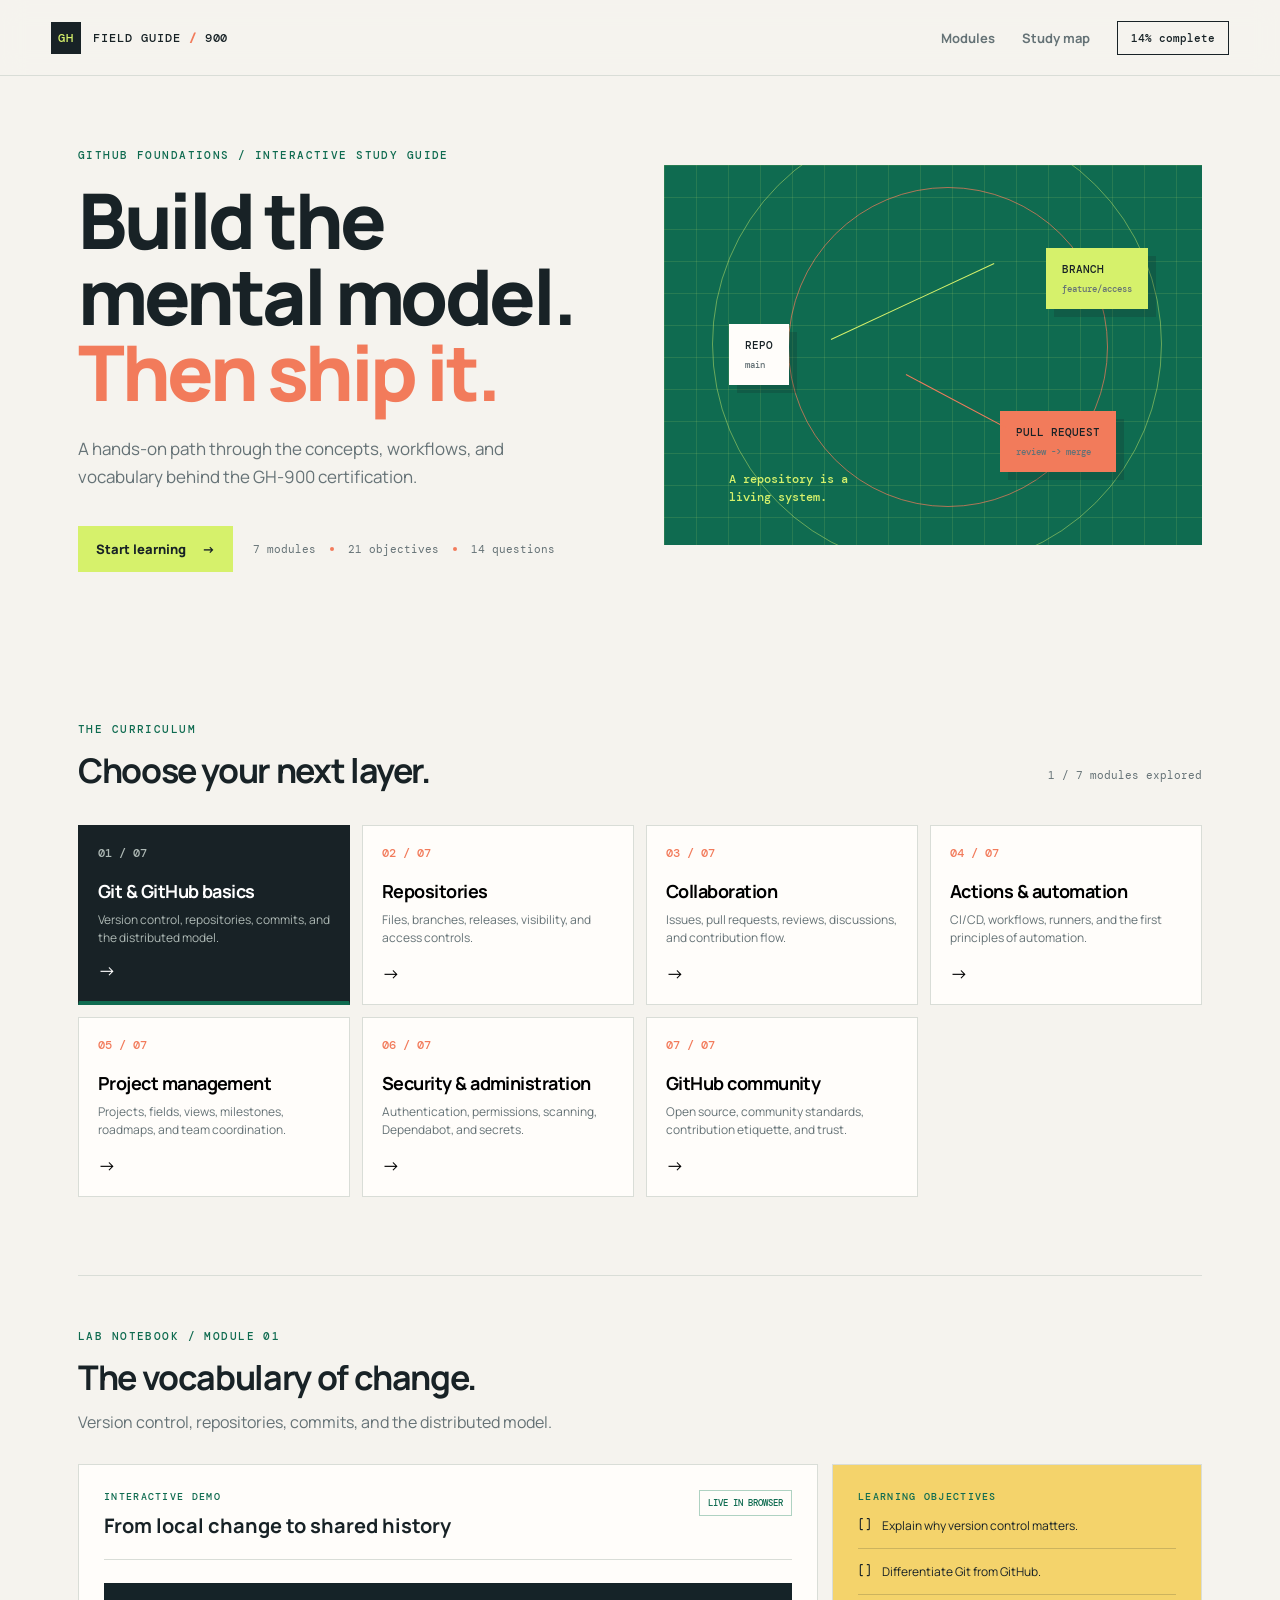
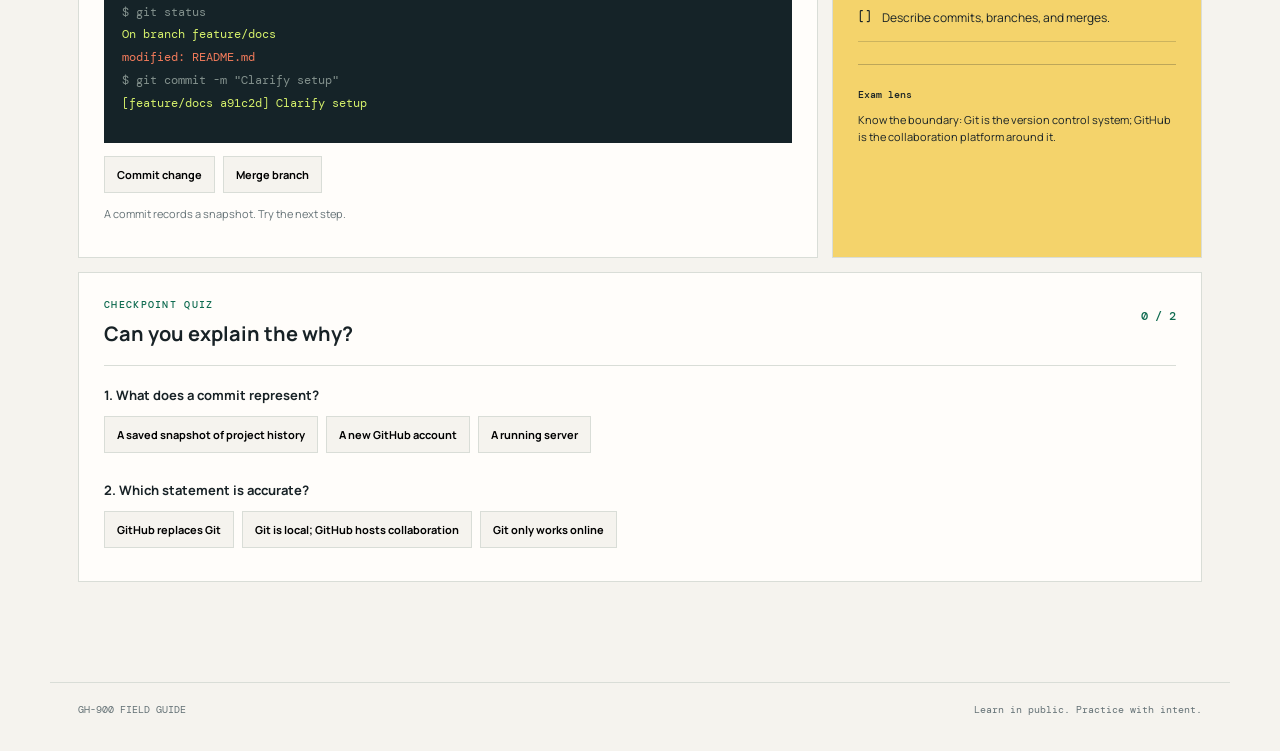
<file: index.html>
<!doctype html>
<html lang="en">
<head>
  <meta charset="utf-8">
  <meta name="viewport" content="width=device-width, initial-scale=1">
  <meta name="description" content="An interactive study guide for the GitHub Foundations GH-900 certification.">
  <title>GH-900 Field Guide | GitHub Foundations</title>
  <link rel="stylesheet" href="styles.css">
</head>
<body>
  <header class="topbar">
    <a class="brand" href="#top" aria-label="GH-900 Field Guide home"><span class="brand-mark">GH</span><span>FIELD GUIDE <b>/</b> 900</span></a>
    <nav class="top-nav" aria-label="Primary navigation"><a href="#modules">Modules</a><a href="#study">Study map</a><button class="progress-button" id="progressButton" type="button">0% complete</button></nav>
  </header>
  <main id="top">
    <section class="hero wrap"><div class="hero-copy reveal"><p class="eyebrow">GITHUB FOUNDATIONS / INTERACTIVE STUDY GUIDE</p><h1>Build the mental model.<br><em>Then ship it.</em></h1><p class="hero-intro">A hands-on path through the concepts, workflows, and vocabulary behind the GH-900 certification.</p><div class="hero-actions"><a class="button primary" href="#modules">Start learning <span>-></span></a><span class="hero-note">7 modules <span class="dot"></span> 21 objectives <span class="dot"></span> 14 questions</span></div></div><div class="hero-art reveal" aria-label="Illustration of a GitHub workflow map" role="img"><div class="orbit orbit-one"></div><div class="orbit orbit-two"></div><div class="node node-main">REPO<span>main</span></div><div class="node node-branch">BRANCH<span>feature/access</span></div><div class="node node-pr">PULL REQUEST<span>review -> merge</span></div><div class="path path-a"></div><div class="path path-b"></div><p class="art-caption">A repository is a<br>living system.</p></div></section>
    <section class="module-index wrap" id="modules"><div class="section-heading"><div><p class="eyebrow">THE CURRICULUM</p><h2>Choose your next layer.</h2></div><p class="section-meta"><span id="completedCount">0</span> / 7 modules explored</p></div><div class="module-grid" id="moduleGrid"></div></section>
    <section class="workspace wrap" id="study"><div class="workspace-heading"><p class="eyebrow">LAB NOTEBOOK <span class="slash">/</span> <span id="activeLabel">MODULE 01</span></p><h2 id="moduleTitle">The vocabulary of change.</h2><p id="moduleSummary"></p></div><div class="workspace-grid"><article class="lab-panel demo-panel"><div class="panel-top"><div><p class="panel-kicker">INTERACTIVE DEMO</p><h3 id="demoTitle">From local change to shared history</h3></div><span class="status-chip">LIVE IN BROWSER</span></div><div id="demoContent"></div></article><aside class="objectives-panel"><p class="panel-kicker">LEARNING OBJECTIVES</p><div id="objectives"></div><div class="tip"><strong>Exam lens</strong><p id="examLens"></p></div></aside></div><article class="quiz-panel"><div class="quiz-heading"><div><p class="panel-kicker">CHECKPOINT QUIZ</p><h3>Can you explain the why?</h3></div><div class="score" id="score">0 / 2</div></div><div id="quizContent"></div></article></section>
  </main>
  <footer class="footer wrap"><span>GH-900 FIELD GUIDE</span><span>Learn in public. Practice with intent.</span></footer>
  <script src="app.js"></script>
</body>
</html>
</file>
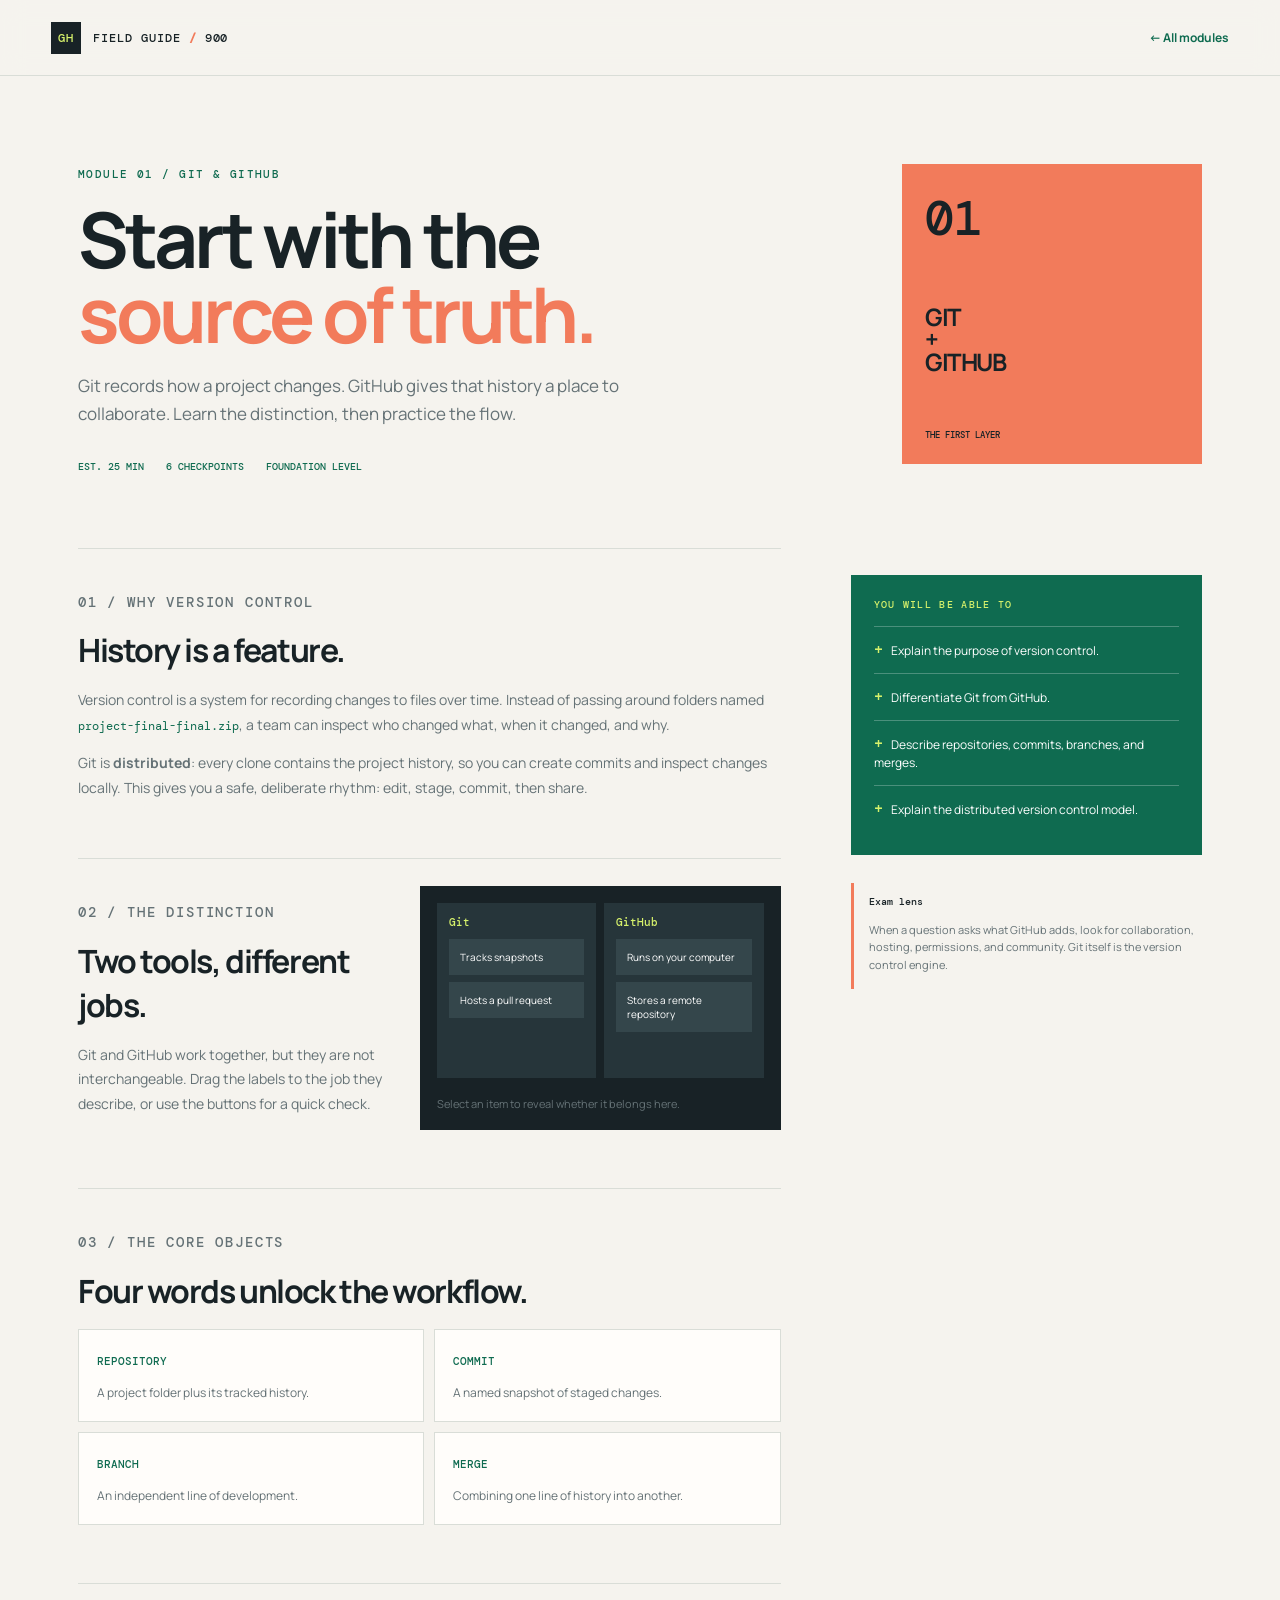
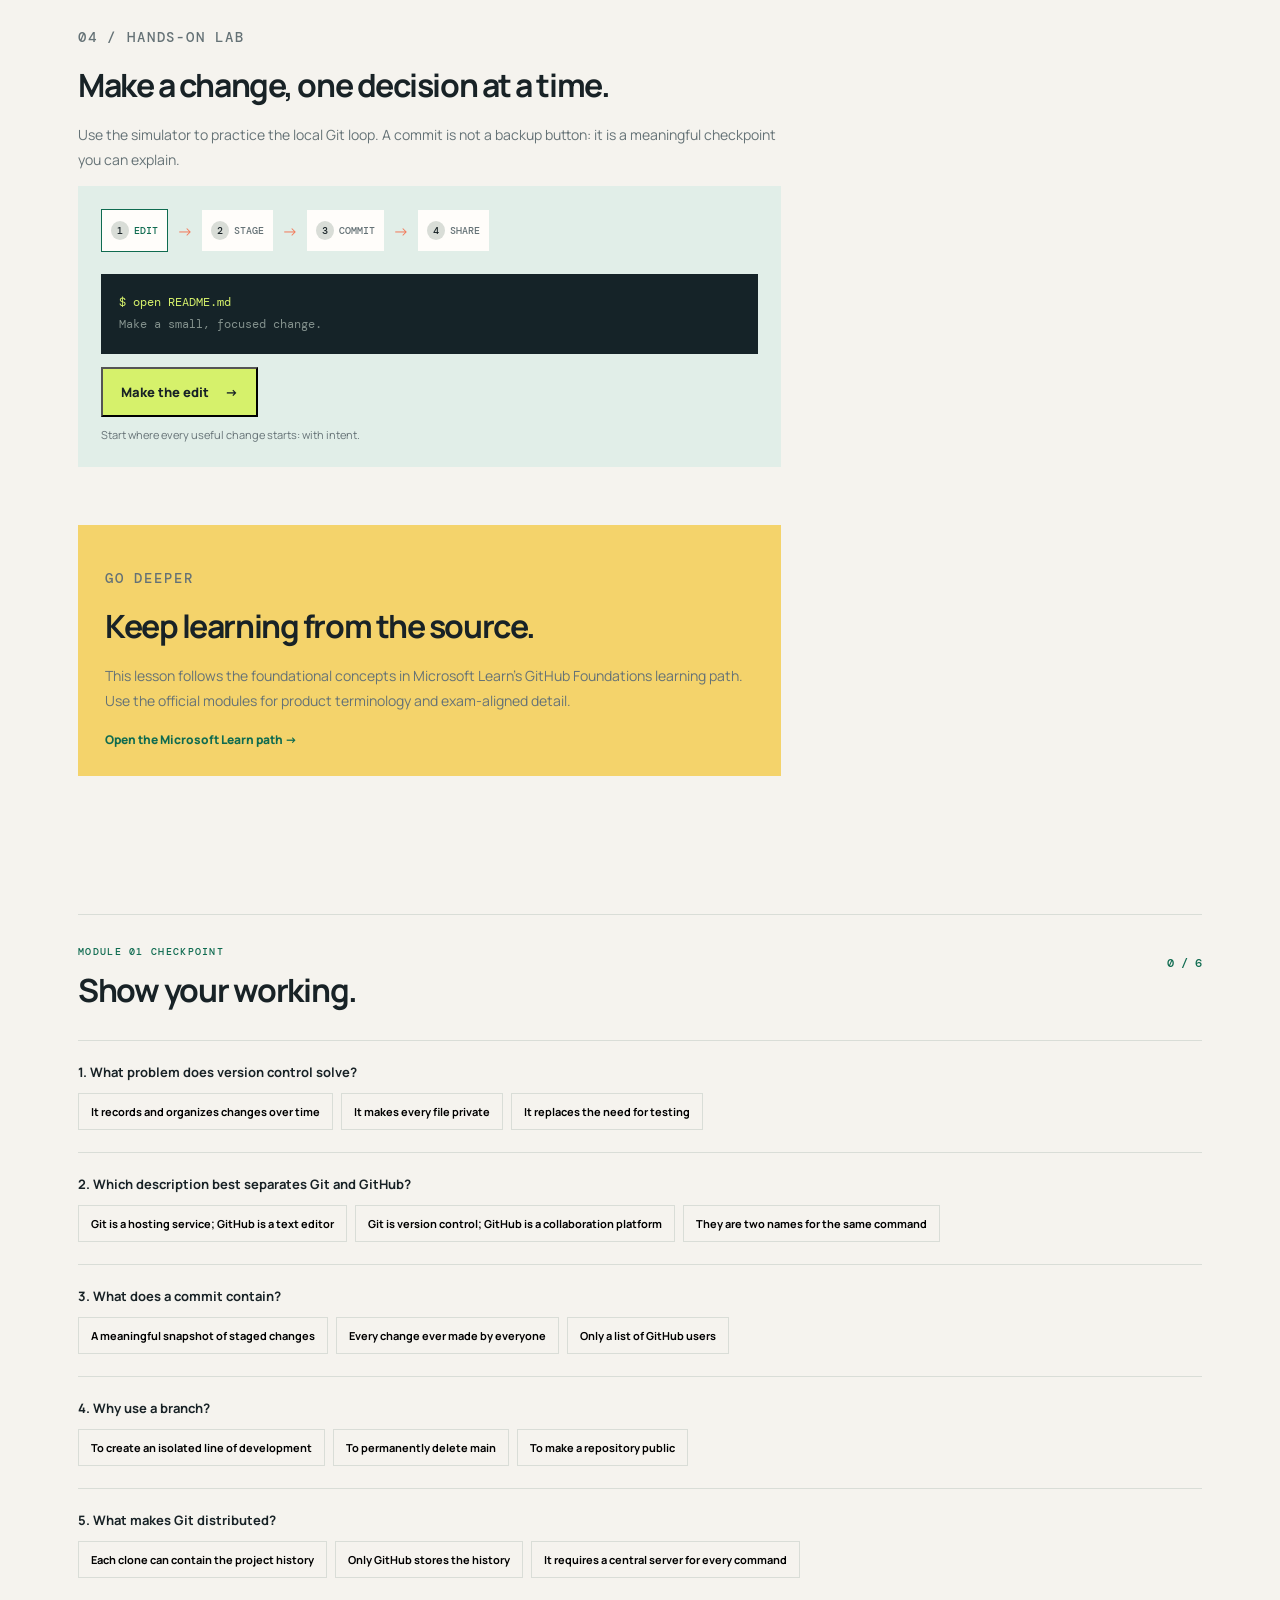
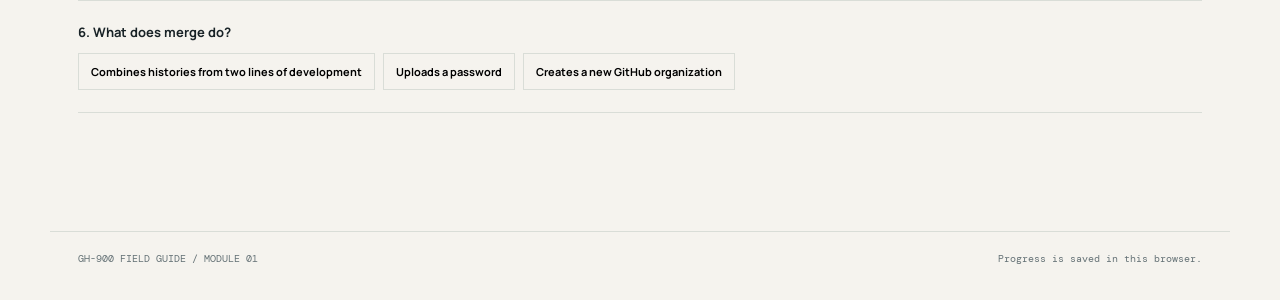
<file: module-1.html>
<!doctype html>
<html lang="en">
<head>
  <meta charset="utf-8">
  <meta name="viewport" content="width=device-width, initial-scale=1">
  <meta name="description" content="Module 1 of the GH-900 Field Guide: Git and GitHub fundamentals.">
  <title>Module 1 | Git &amp; GitHub Fundamentals</title>
  <link rel="stylesheet" href="styles.css">
  <link rel="stylesheet" href="module-1.css">
</head>
<body class="lesson-body">
  <header class="topbar"><a class="brand" href="index.html" aria-label="Back to GH-900 Field Guide"><span class="brand-mark">GH</span><span>FIELD GUIDE <b>/</b> 900</span></a><a class="back-link" href="index.html#modules">&lt;- All modules</a></header>
  <main>
    <section class="lesson-hero wrap"><div><p class="eyebrow">MODULE 01 / GIT &amp; GITHUB</p><h1>Start with the<br><em>source of truth.</em></h1><p class="lesson-lede">Git records how a project changes. GitHub gives that history a place to collaborate. Learn the distinction, then practice the flow.</p><div class="lesson-meta"><span>EST. 25 MIN</span><span>6 CHECKPOINTS</span><span>FOUNDATION LEVEL</span></div></div><div class="lesson-marker"><span>01</span><strong>GIT<br>+<br>GITHUB</strong><small>THE FIRST LAYER</small></div></section>
    <section class="lesson-content wrap"><div class="lesson-main">
      <div class="lesson-section"><p class="eyebrow">01 / WHY VERSION CONTROL</p><h2>History is a feature.</h2><p>Version control is a system for recording changes to files over time. Instead of passing around folders named <code>project-final-final.zip</code>, a team can inspect who changed what, when it changed, and why.</p><p>Git is <strong>distributed</strong>: every clone contains the project history, so you can create commits and inspect changes locally. This gives you a safe, deliberate rhythm: edit, stage, commit, then share.</p></div>
      <div class="lesson-section split-section"><div><p class="eyebrow">02 / THE DISTINCTION</p><h2>Two tools, different jobs.</h2><p>Git and GitHub work together, but they are not interchangeable. Drag the labels to the job they describe, or use the buttons for a quick check.</p></div><div class="sort-demo" id="sortDemo"><div class="sort-column"><h3>Git</h3><button class="sort-item" data-answer="git">Tracks snapshots</button><button class="sort-item" data-answer="github">Hosts a pull request</button></div><div class="sort-column"><h3>GitHub</h3><button class="sort-item" data-answer="git">Runs on your computer</button><button class="sort-item" data-answer="github">Stores a remote repository</button></div><p class="demo-feedback" id="sortFeedback">Select an item to reveal whether it belongs here.</p></div></div>
      <div class="lesson-section"><p class="eyebrow">03 / THE CORE OBJECTS</p><h2>Four words unlock the workflow.</h2><div class="concept-grid"><article><b>REPOSITORY</b><p>A project folder plus its tracked history.</p></article><article><b>COMMIT</b><p>A named snapshot of staged changes.</p></article><article><b>BRANCH</b><p>An independent line of development.</p></article><article><b>MERGE</b><p>Combining one line of history into another.</p></article></div></div>
      <div class="lesson-section"><p class="eyebrow">04 / HANDS-ON LAB</p><h2>Make a change, one decision at a time.</h2><p>Use the simulator to practice the local Git loop. A commit is not a backup button: it is a meaningful checkpoint you can explain.</p><div class="git-lab"><div class="lab-track"><div class="lab-step active" data-step="1"><span>1</span>EDIT</div><div class="lab-arrow">-></div><div class="lab-step" data-step="2"><span>2</span>STAGE</div><div class="lab-arrow">-></div><div class="lab-step" data-step="3"><span>3</span>COMMIT</div><div class="lab-arrow">-></div><div class="lab-step" data-step="4"><span>4</span>SHARE</div></div><div class="lab-console" id="labConsole">$ open README.md<br><span class="console-dim">Make a small, focused change.</span></div><button class="button primary" id="nextLabStep" type="button">Make the edit <span>-></span></button><p class="demo-feedback" id="labFeedback">Start where every useful change starts: with intent.</p></div></div>
      <div class="lesson-section sources"><p class="eyebrow">GO DEEPER</p><h2>Keep learning from the source.</h2><p>This lesson follows the foundational concepts in Microsoft Learn's GitHub Foundations learning path. Use the official modules for product terminology and exam-aligned detail.</p><a href="https://learn.microsoft.com/en-us/training/paths/github-foundations/" target="_blank" rel="noreferrer">Open the Microsoft Learn path -&gt;</a></div>
    </div><aside class="lesson-aside"><div class="objective-box"><p class="panel-kicker">YOU WILL BE ABLE TO</p><ul><li>Explain the purpose of version control.</li><li>Differentiate Git from GitHub.</li><li>Describe repositories, commits, branches, and merges.</li><li>Explain the distributed version control model.</li></ul></div><div class="aside-note"><strong>Exam lens</strong><p>When a question asks what GitHub adds, look for collaboration, hosting, permissions, and community. Git itself is the version control engine.</p></div></aside></section>
    <section class="lesson-quiz wrap"><div class="quiz-heading"><div><p class="panel-kicker">MODULE 01 CHECKPOINT</p><h2>Show your working.</h2></div><div class="score" id="lessonScore">0 / 6</div></div><div id="lessonQuiz"></div><p class="quiz-result" id="quizResult"></p></section>
  </main><footer class="footer wrap"><span>GH-900 FIELD GUIDE / MODULE 01</span><span>Progress is saved in this browser.</span></footer>
  <script src="module-1.js"></script>
</body>
</html>
</file>
<file: styles.css>
@import url('https://fonts.googleapis.com/css2?family=DM+Mono:wght@400;500&family=Manrope:wght@400;600;700;800&display=swap');
:root{--ink:#182226;--muted:#657276;--paper:#f5f3ee;--card:#fffdfa;--line:#d9ddd7;--green:#0f6b50;--lime:#d6f16b;--coral:#f27b5b;--yellow:#f4d36b}*{box-sizing:border-box}html{scroll-behavior:smooth}body{margin:0;color:var(--ink);background:var(--paper);font-family:Manrope,sans-serif}a{color:inherit;text-decoration:none}button{font:inherit}.wrap{max-width:1180px;margin:0 auto;padding-left:28px;padding-right:28px}.topbar{height:76px;padding:0 4vw;display:flex;align-items:center;justify-content:space-between;border-bottom:1px solid var(--line);background:rgba(245,243,238,.92);position:sticky;top:0;z-index:4;backdrop-filter:blur(12px)}.brand{display:flex;align-items:center;gap:12px;font:500 12px 'DM Mono',monospace;letter-spacing:.08em}.brand b{color:var(--coral)}.brand-mark{background:var(--ink);color:var(--lime);padding:8px 7px;font-weight:500}.top-nav{display:flex;gap:27px;align-items:center;color:var(--muted);font-size:13px;font-weight:700}.top-nav a:hover{color:var(--green)}.progress-button{border:1px solid var(--ink);background:transparent;padding:9px 13px;color:var(--ink);cursor:pointer;font:500 11px 'DM Mono',monospace}.hero{min-height:565px;display:grid;grid-template-columns:1fr 1fr;gap:48px;align-items:center;padding-top:52px;padding-bottom:60px}.eyebrow,.panel-kicker{color:var(--green);font:500 11px 'DM Mono',monospace;letter-spacing:.13em}.hero h1{font-size:clamp(44px,6vw,78px);line-height:.99;letter-spacing:-.045em;margin:20px 0 25px;font-weight:800}.hero h1 em{color:var(--coral);font-style:normal}.hero-intro{max-width:480px;color:var(--muted);font-size:17px;line-height:1.65}.hero-actions{display:flex;align-items:center;gap:20px;margin-top:35px}.button{display:inline-flex;gap:16px;align-items:center;padding:14px 18px;font-weight:800;font-size:13px}.button.primary{color:var(--ink);background:var(--lime)}.button.primary:hover{background:var(--yellow)}.hero-note,.section-meta{color:var(--muted);font:11px 'DM Mono',monospace}.dot{display:inline-block;width:4px;height:4px;background:var(--coral);border-radius:50%;margin:0 7px 2px}.hero-art{min-height:380px;background:var(--green);position:relative;overflow:hidden}.hero-art:after{content:'';position:absolute;inset:0;background-image:linear-gradient(rgba(214,241,107,.12) 1px,transparent 1px),linear-gradient(90deg,rgba(214,241,107,.12) 1px,transparent 1px);background-size:32px 32px}.orbit{position:absolute;border:1px solid rgba(214,241,107,.45);border-radius:50%}.orbit-one{width:450px;height:450px;left:9%;top:-12%}.orbit-two{width:320px;height:320px;left:23%;top:6%;border-color:rgba(242,123,91,.7)}.node{position:absolute;z-index:1;padding:14px 16px;background:var(--card);font:500 11px 'DM Mono',monospace;box-shadow:8px 8px 0 rgba(24,34,38,.2)}.node span{display:block;color:var(--muted);font-size:9px;margin-top:7px}.node-main{left:12%;top:42%}.node-branch{right:10%;top:22%;background:var(--lime)}.node-pr{right:16%;bottom:19%;background:var(--coral)}.path{position:absolute;z-index:1;height:1px;background:var(--lime);transform-origin:left}.path-a{width:180px;left:31%;top:46%;transform:rotate(-25deg)}.path-b{width:150px;left:45%;top:55%;transform:rotate(28deg);background:var(--coral)}.art-caption{position:absolute;z-index:1;left:12%;bottom:7%;color:var(--lime);font:500 12px 'DM Mono',monospace;line-height:1.5}.module-index{padding-top:70px;padding-bottom:78px}.section-heading,.workspace-heading,.panel-top,.quiz-heading{display:flex;justify-content:space-between;align-items:flex-end;gap:20px}.section-heading h2,.workspace-heading h2{margin:10px 0 0;font-size:34px;letter-spacing:-.04em}.module-grid{display:grid;grid-template-columns:repeat(4,1fr);gap:12px;margin-top:32px}.module-card{min-height:180px;border:1px solid var(--line);background:var(--card);padding:19px;display:flex;flex-direction:column;cursor:pointer;transition:transform .2s,border-color .2s,background .2s;text-align:left}.module-card:hover{transform:translateY(-4px);border-color:var(--green)}.module-card.active{background:var(--ink);color:white;border-color:var(--ink)}.module-card.active .module-desc,.module-card.active .card-number{color:#aeb9b5}.module-card.complete{border-bottom:4px solid var(--green)}.card-number{color:var(--coral);font:500 12px 'DM Mono',monospace}.module-card h3{font-size:18px;margin:18px 0 8px;letter-spacing:-.03em}.module-desc{color:var(--muted);font-size:12px;line-height:1.5;margin:0}.card-arrow{margin-top:auto;text-align:right;font-size:18px}.workspace{padding-bottom:100px}.workspace-heading{display:block;border-top:1px solid var(--line);padding-top:42px}.workspace-heading h2{margin-bottom:10px}.workspace-heading>p:last-child{color:var(--muted);margin:0;max-width:650px;line-height:1.6}.workspace-grid{display:grid;grid-template-columns:2fr 1fr;gap:14px;margin-top:28px}.lab-panel,.objectives-panel,.quiz-panel{background:var(--card);border:1px solid var(--line);padding:25px}.panel-top{align-items:flex-start;border-bottom:1px solid var(--line);padding-bottom:20px}.panel-kicker{margin:0;font-size:10px}.panel-top h3,.quiz-heading h3{margin:9px 0 0;font-size:20px}.status-chip{color:var(--green);border:1px solid #afd2c2;padding:6px 8px;font:500 9px 'DM Mono',monospace;white-space:nowrap}.objectives-panel{background:var(--yellow)}.objective{display:flex;gap:10px;padding:14px 0;border-bottom:1px solid rgba(24,34,38,.18);font-size:12px;line-height:1.45}.objective:before{content:'[]';font:500 11px 'DM Mono',monospace}.tip{margin-top:22px;padding-top:16px;border-top:1px solid rgba(24,34,38,.25)}.tip strong{font:500 10px 'DM Mono',monospace}.tip p{margin:8px 0 0;font-size:11px;line-height:1.55}.demo-stage{min-height:240px;padding-top:23px}.terminal{background:#152328;color:#d6f16b;padding:18px;font:12px/1.9 'DM Mono',monospace;min-height:160px}.terminal .dim{color:#83918d}.terminal .coral{color:var(--coral)}.demo-controls{display:flex;gap:8px;flex-wrap:wrap;margin-top:13px}.demo-controls button,.choice{border:1px solid var(--line);background:var(--paper);padding:10px 12px;cursor:pointer;font-size:11px;font-weight:700}.demo-controls button:hover,.choice:hover{border-color:var(--green)}.demo-note{color:var(--muted);font-size:11px;margin-top:13px}.flow-row{display:flex;gap:8px;align-items:center;flex-wrap:wrap;padding:28px 0}.flow-step{padding:13px;background:var(--paper);border-left:3px solid var(--coral);font-size:11px}.flow-step.done{border-color:var(--green);background:#e2f2eb}.flow-arrow{color:var(--coral)}.board{display:grid;grid-template-columns:repeat(3,1fr);gap:8px;margin-top:20px}.board-col{background:var(--paper);padding:10px;min-height:125px}.board-col b{font:500 10px 'DM Mono',monospace}.task{background:var(--card);border:1px solid var(--line);padding:9px;margin-top:9px;font-size:11px;cursor:pointer}.task.selected{border-color:var(--coral)}.security-line{display:flex;justify-content:space-between;align-items:center;padding:17px 0;border-bottom:1px solid var(--line);font-size:12px}.toggle{width:39px;height:22px;border:0;background:#b8c0bc;padding:3px;cursor:pointer}.toggle i{display:block;background:white;width:16px;height:16px;transition:transform .2s}.toggle.on{background:var(--green)}.toggle.on i{transform:translateX(17px)}.quiz-panel{margin-top:14px}.quiz-heading{align-items:flex-start;border-bottom:1px solid var(--line);padding-bottom:18px}.score{color:var(--green);font:500 12px 'DM Mono',monospace;padding-top:10px}.question{padding:20px 0 8px}.question p{font-size:13px;font-weight:700;margin:0 0 12px}.choices{display:flex;flex-wrap:wrap;gap:8px}.choice.correct{background:#d8f0e5;border-color:var(--green)}.choice.incorrect{background:#fee0d7;border-color:var(--coral)}.choice:disabled{cursor:default}.quiz-result{color:var(--green);font:500 11px 'DM Mono',monospace;margin-top:18px}.reveal{animation:rise .7s both}.reveal:nth-child(2){animation-delay:.1s}@keyframes rise{from{opacity:0;transform:translateY(14px)}to{opacity:1;transform:none}}.footer{border-top:1px solid var(--line);padding-top:20px;padding-bottom:35px;display:flex;justify-content:space-between;color:var(--muted);font:10px 'DM Mono',monospace}@media(max-width:800px){.top-nav a{display:none}.hero{grid-template-columns:1fr;min-height:0;padding-top:55px}.hero-art{min-height:330px}.module-grid{grid-template-columns:repeat(2,1fr)}.workspace-grid{grid-template-columns:1fr}.section-heading{display:block}.section-meta{margin-top:18px}.footer{display:block}.footer span{display:block;margin-top:8px}}@media(max-width:480px){.wrap{padding-left:18px;padding-right:18px}.hero h1{font-size:46px}.hero-actions{align-items:flex-start;flex-direction:column;gap:14px}.module-grid{grid-template-columns:1fr}.module-card{min-height:135px}.panel-top{display:block}.status-chip{display:inline-block;margin-top:15px}.board{grid-template-columns:1fr}.hero-art{min-height:300px}.node-pr{right:7%}.node-branch{right:5%}}
</file>
<file: module-1.css>
.back-link{font-size:12px;font-weight:700;color:var(--green)}.lesson-hero{display:grid;grid-template-columns:1fr 300px;align-items:center;gap:40px;padding-top:80px;padding-bottom:75px}.lesson-hero h1{font-size:clamp(46px,6vw,78px);line-height:.98;letter-spacing:-.05em;margin:20px 0}.lesson-hero h1 em{font-style:normal;color:var(--coral)}.lesson-lede{max-width:600px;color:var(--muted);font-size:17px;line-height:1.65}.lesson-meta{display:flex;gap:22px;margin-top:32px;color:var(--green);font:500 10px 'DM Mono',monospace}.lesson-marker{height:300px;background:var(--coral);display:flex;flex-direction:column;justify-content:space-between;padding:23px;color:var(--ink)}.lesson-marker span{font:500 48px 'DM Mono',monospace}.lesson-marker strong{font-size:24px;line-height:.95;letter-spacing:-.06em}.lesson-marker small{font:500 9px 'DM Mono',monospace}.lesson-content{display:grid;grid-template-columns:minmax(0,2fr) minmax(240px,1fr);gap:70px;padding-bottom:80px}.lesson-section{border-top:1px solid var(--line);padding-top:27px;margin-bottom:58px}.lesson-section h2{font-size:32px;letter-spacing:-.045em;margin:12px 0 16px}.lesson-section p{color:var(--muted);font-size:14px;line-height:1.75}.lesson-section code{color:var(--green);font:12px 'DM Mono',monospace}.split-section{display:grid;grid-template-columns:1fr 1.15fr;gap:28px}.sort-demo{background:var(--ink);padding:17px;color:white;display:grid;grid-template-columns:1fr 1fr;gap:8px;align-content:start}.sort-column{background:#26353a;padding:12px;min-height:175px}.sort-column h3{font:500 11px 'DM Mono',monospace;color:var(--lime);margin:0 0 10px}.sort-item{display:block;width:100%;text-align:left;background:#34464b;color:white;border:1px solid transparent;font-size:10px;padding:10px;margin-top:7px;cursor:pointer}.sort-item.right{border-color:var(--lime);color:var(--lime)}.sort-item.wrong{border-color:var(--coral);color:var(--coral)}.demo-feedback{grid-column:1/-1;color:var(--muted);font-size:11px!important;margin:8px 0 0!important}.concept-grid{display:grid;grid-template-columns:repeat(2,1fr);gap:10px}.concept-grid article{background:var(--card);border:1px solid var(--line);padding:18px}.concept-grid b{font:500 11px 'DM Mono',monospace;color:var(--green)}.concept-grid p{font-size:12px;margin-bottom:0}.git-lab{background:#e1eee8;padding:23px}.lab-track{display:flex;align-items:center;gap:9px;flex-wrap:wrap}.lab-step{padding:11px 9px;background:var(--card);color:var(--muted);font:500 10px 'DM Mono',monospace}.lab-step span{display:inline-block;background:var(--line);border-radius:50%;padding:3px 6px;margin-right:5px;color:var(--ink)}.lab-step.active{color:var(--green);border:1px solid var(--green)}.lab-step.done{background:var(--green);color:white}.lab-step.done span{background:var(--lime)}.lab-arrow{color:var(--coral)}.lab-console{background:#152328;color:var(--lime);font:12px/1.8 'DM Mono',monospace;padding:18px;margin:22px 0 13px;min-height:72px}.console-dim{color:#83918d}.sources{background:var(--yellow);border:0;padding:27px}.sources a{font-size:12px;color:var(--green);font-weight:800}.lesson-aside{padding-top:27px}.objective-box{background:var(--green);color:white;padding:23px;position:sticky;top:105px}.objective-box .panel-kicker{color:var(--lime)}.objective-box ul{list-style:none;padding:0;margin:15px 0 0}.objective-box li{border-top:1px solid rgba(255,255,255,.25);padding:13px 0;font-size:12px;line-height:1.5}.objective-box li:before{content:'+';color:var(--lime);font:500 15px 'DM Mono',monospace;margin-right:8px}.aside-note{border-left:3px solid var(--coral);padding:5px 0 5px 15px;margin-top:28px}.aside-note strong{font:500 10px 'DM Mono',monospace}.aside-note p{color:var(--muted);font-size:11px;line-height:1.6}.lesson-quiz{padding-bottom:100px}.lesson-quiz .quiz-heading{border-top:1px solid var(--line);padding-top:30px}.lesson-quiz h2{font-size:32px;letter-spacing:-.04em;margin:10px 0}.lesson-question{padding:22px 0;border-bottom:1px solid var(--line)}.lesson-question p{font-size:13px;font-weight:700;margin:0 0 12px}
@media(max-width:800px){.lesson-hero{grid-template-columns:1fr;padding-top:55px}.lesson-marker{height:190px}.lesson-content{grid-template-columns:1fr;gap:0}.objective-box{position:static}.split-section{grid-template-columns:1fr}.lesson-section{margin-bottom:45px}}@media(max-width:480px){.lesson-meta{gap:10px;flex-wrap:wrap}.lesson-hero h1{font-size:50px}.concept-grid{grid-template-columns:1fr}.lab-arrow{display:none}.lesson-quiz .quiz-heading{display:flex}}
</file>
